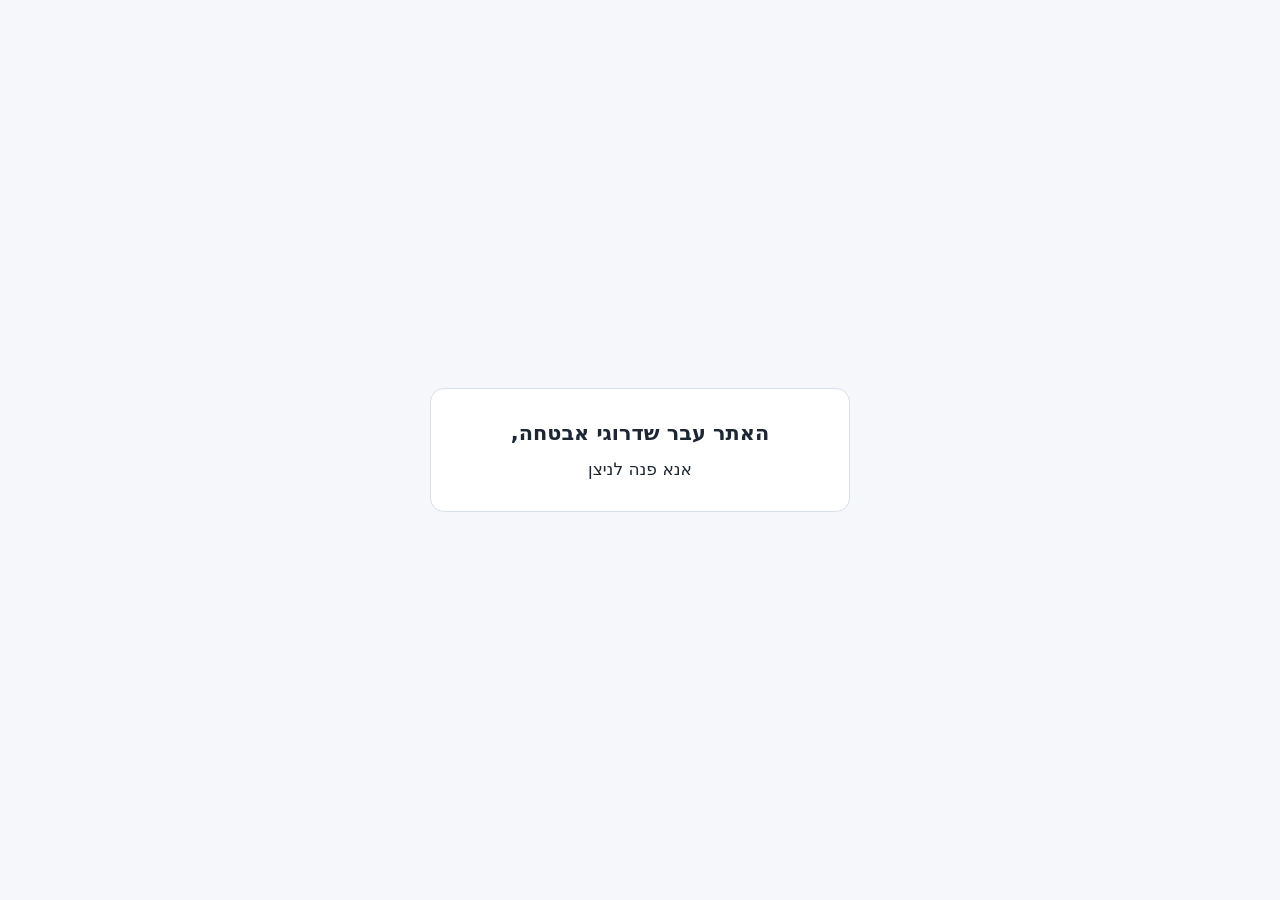
<file: index.html>
<!doctype html>
<html lang="he" dir="rtl">
<head>
  <meta charset="utf-8">
  <meta name="viewport" content="width=device-width, initial-scale=1">
  <meta name="robots" content="noindex">
  <title>האתר עבר</title>
  <style>
    :root { --bg: #f5f7fa; --fg: #1d2733; --muted: #5b6878; --card: #fff; --line: #d9e0e8; --accent: #0b3a6e; --accent-fg: #fff; }
    @media (prefers-color-scheme: dark) {
      :root { --bg: #11161c; --fg: #e6ebf0; --muted: #9aa7b5; --card: #1a222b; --line: #2c3743; --accent: #4f8fd6; --accent-fg: #0b1420; }
    }
    * { box-sizing: border-box; }
    body { margin: 0; min-height: 100vh; display: grid; place-items: center; padding: 16px; background: var(--bg); color: var(--fg); font: 17px/1.6 system-ui, -apple-system, "Segoe UI", Arial, sans-serif; }
    main { max-width: 420px; width: 100%; background: var(--card); border: 1px solid var(--line); border-radius: 14px; padding: 28px 24px; text-align: center; }
    h1 { font-size: 1.3rem; margin: 0 0 6px; }
    p { margin: 0; }
    #backup { margin-top: 24px; padding-top: 20px; border-top: 1px solid var(--line); }
    #backup p { color: var(--muted); font-size: .95rem; }
    button { margin-top: 12px; font: inherit; padding: 10px 18px; border: 0; border-radius: 10px; background: var(--accent); color: var(--accent-fg); cursor: pointer; }
    button:disabled { opacity: .6; cursor: default; }
  </style>
</head>
<body>
<main>
  <h1>האתר עבר שדרוגי אבטחה,</h1>
  <p>אנא פנה לניצן</p>
  <div id="backup" hidden>
    <p id="backup-text"></p>
    <button type="button" id="backup-btn">הורד גיבוי</button>
  </div>
</main>
<script>
  // החודשים שנשמרו בדפדפן הזה, בגרסה הקודמת של האתר: גיבוי לקובץ, בפורמט שהאתר החדש משחזר.
  // אין כאן קישור לאתר החדש, ושום נתון לא יוצא מהמכשיר: הקובץ נוצר בדפדפן ונשמר אצל המשתמש.
  // פתיחה בלי ליצור מסד שאינו קיים.
  const openIfExists = (name) => new Promise((resolve) => {
    const req = indexedDB.open(name);
    req.onupgradeneeded = () => req.transaction.abort();
    req.onsuccess = () => resolve(req.result);
    req.onerror = () => resolve(null);
  });

  const getAll = (db, store) => new Promise((resolve, reject) => {
    if (!db.objectStoreNames.contains(store)) { resolve([]); return; }
    const r = db.transaction(store, 'readonly').objectStore(store).getAll();
    r.onsuccess = () => resolve(r.result);
    r.onerror = () => reject(r.error);
  });

  const toBase64 = (buf) => {
    const bytes = new Uint8Array(buf);
    let s = '';
    for (let i = 0; i < bytes.length; i += 0x8000) s += String.fromCharCode(...bytes.subarray(i, i + 0x8000));
    return btoa(s);
  };

  // כל מסד בדומיין שיש בו חודשים שמורים; כשיש יותר מאחד – זה שעודכן אחרון. דפדפן בלי רשימת מסדים: לפי השם הקודם.
  async function savedMonths() {
    let names = ['elal-compensations'];
    try {
      const list = await indexedDB.databases?.();
      if (list?.length) names = list.map((d) => d.name).filter(Boolean);
    } catch { /* בלי רשימה: לפי השם */ }
    let best = null;
    for (const name of names) {
      const db = await openIfExists(name);
      if (!db) continue;
      const months = await getAll(db, 'months').catch(() => []);
      const latest = months.reduce((m, r) => ((r.updated ?? '') > m ? r.updated : m), '');
      if (months.length && (!best || latest > best.latest)) { best?.db.close(); best = { db, months, latest }; } else db.close();
    }
    return best;
  }

  async function cleanOldApp() {
    // ה-service worker והעותק השמור של האפליקציה הקודמת, רק בנתיב הזה ולא של אתרים אחרים באותו דומיין.
    const scope = new URL('./', location.href).href;
    try {
      for (const r of await navigator.serviceWorker?.getRegistrations?.() ?? []) if (r.scope.startsWith(scope)) await r.unregister();
      for (const key of await caches.keys()) {
        const c = await caches.open(key);
        const reqs = await c.keys();
        if (reqs.length && reqs.every((q) => q.url.startsWith(scope))) await caches.delete(key);
      }
    } catch { /* בלי service worker או מטמון: אין מה לנקות */ }
  }

  (async () => {
    await cleanOldApp();
    let found;
    try { found = await savedMonths(); } catch { found = null; }
    if (!found) return;
    const n = found.months.length;
    document.getElementById('backup-text').textContent = n === 1
      ? 'בדפדפן הזה שמור חודש אחד מהאתר הקודם. אפשר להוריד אותו לקובץ גיבוי.'
      : `בדפדפן הזה שמורים ${n} חודשים מהאתר הקודם. אפשר להוריד אותם לקובץ גיבוי.`;
    document.getElementById('backup').hidden = false;
    const btn = document.getElementById('backup-btn');
    btn.addEventListener('click', async () => {
      btn.disabled = true;
      try {
        const files = await getAll(found.db, 'files');
        const data = {
          format: 'elal-compensations-backup',
          version: 2,
          exported: new Date().toISOString(),
          months: found.months,
          files: files.map((f) => ({ key: f.key, name: f.name, data: toBase64(f.bytes) })),
        };
        const url = URL.createObjectURL(new Blob([JSON.stringify(data)], { type: 'application/json' }));
        const a = Object.assign(document.createElement('a'), { href: url, download: `backup-${new Date().toISOString().slice(0, 10)}.json` });
        document.body.append(a);
        a.click();
        a.remove();
        setTimeout(() => URL.revokeObjectURL(url), 60000);
      } catch (err) {
        alert(`הגיבוי נכשל: ${err.message}`);
      } finally {
        btn.disabled = false;
      }
    });
  })();
</script>
</body>
</html>
</file>
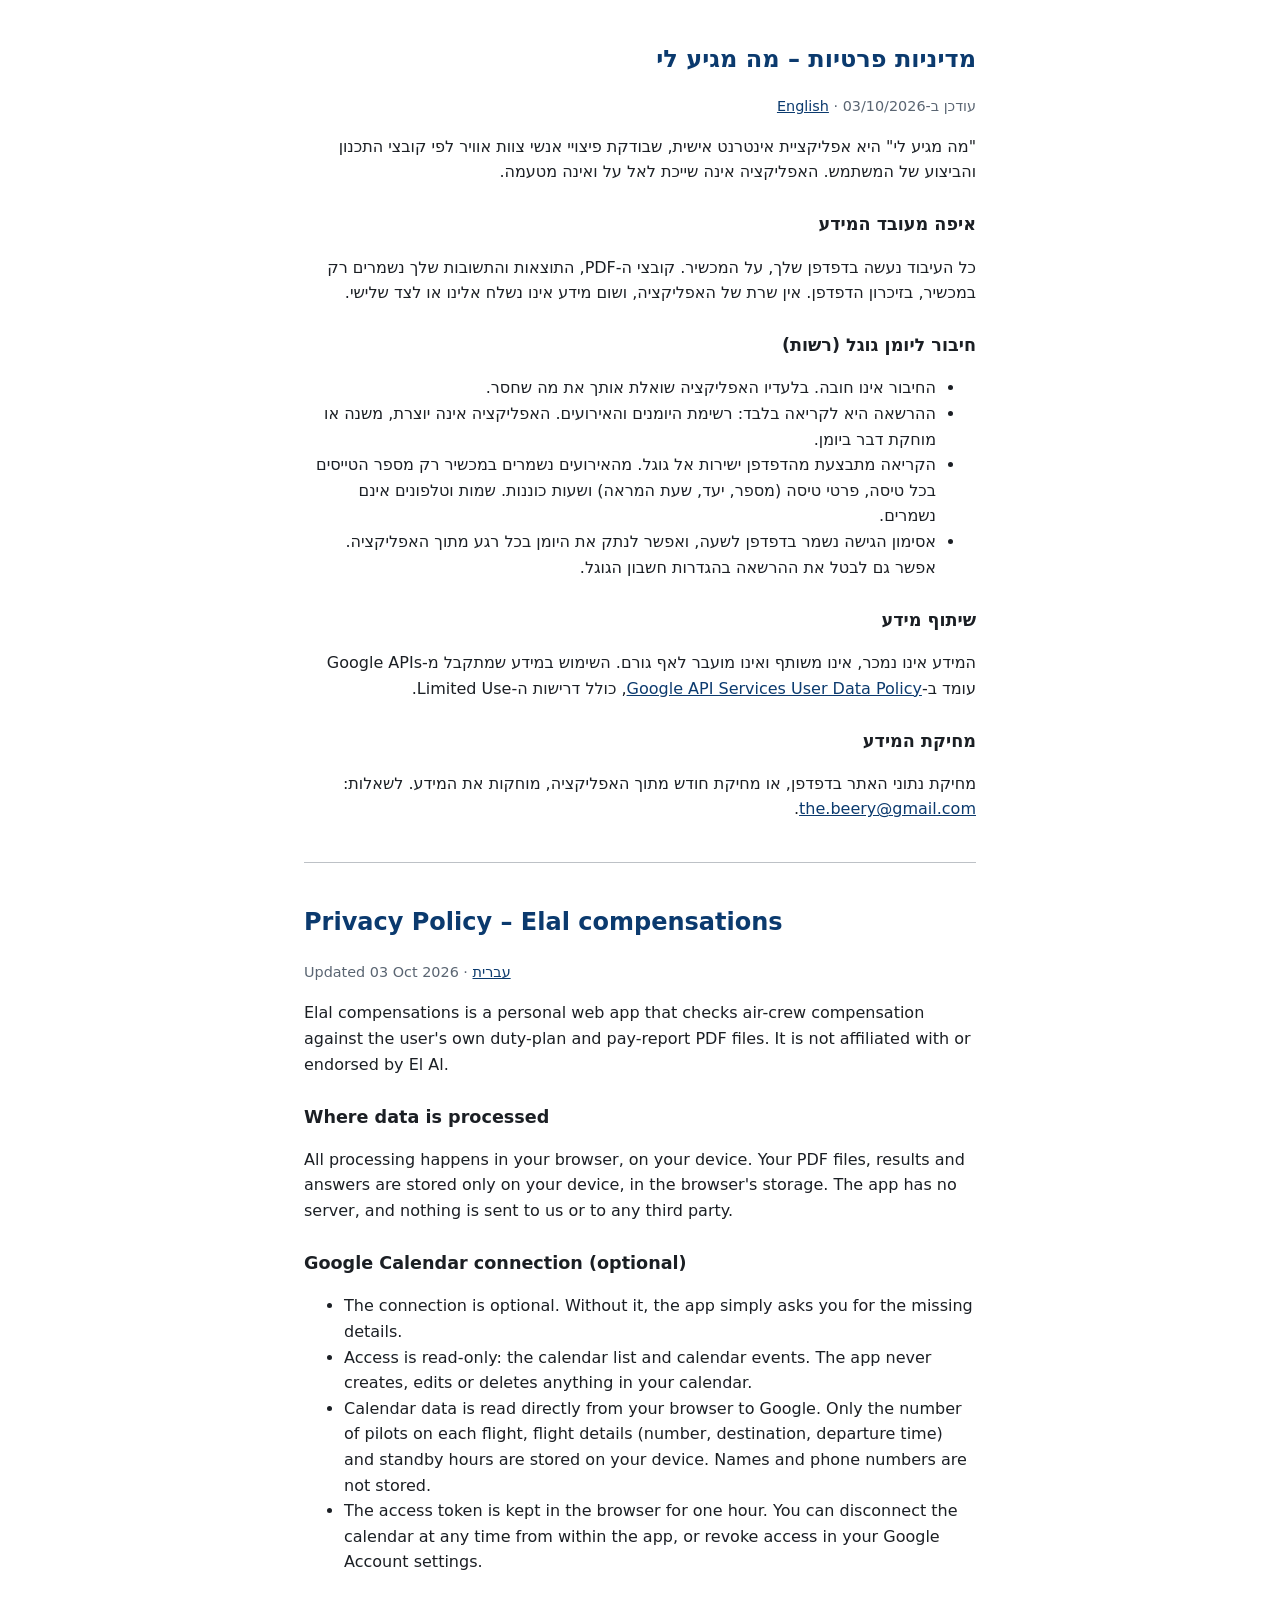
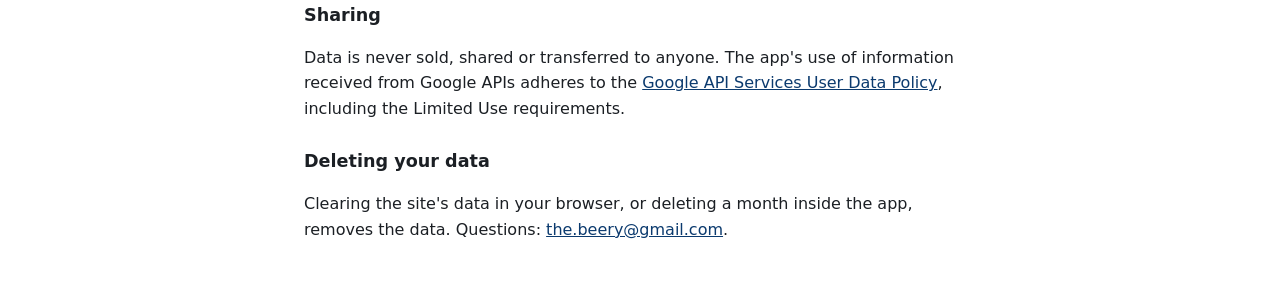
<file: privacy.html>
<!doctype html>
<html lang="he" dir="rtl">
<head>
  <meta charset="utf-8">
  <meta name="viewport" content="width=device-width, initial-scale=1">
  <title>מדיניות פרטיות – מה מגיע לי</title>
  <style>
    :root { --bg: #fff; --fg: #1b1f24; --muted: #5a6572; --accent: #0b3a6e; }
    @media (prefers-color-scheme: dark) { :root { --bg: #14181d; --fg: #e8ecf0; --muted: #9aa6b2; --accent: #8db8f0; } }
    body { margin: 0; background: var(--bg); color: var(--fg); font: 16px/1.6 system-ui, sans-serif; }
    main { max-width: 42rem; margin: 0 auto; padding: 1.5rem 16px 3rem; }
    h1 { font-size: 1.5rem; color: var(--accent); }
    h2 { font-size: 1.1rem; margin-top: 1.6rem; }
    a { color: var(--accent); }
    .muted { color: var(--muted); font-size: .9rem; }
    hr { margin: 2.5rem 0; border: 0; border-top: 1px solid var(--muted); opacity: .4; }
  </style>
</head>
<body>
<main>
  <h1 id="top">מדיניות פרטיות – מה מגיע לי</h1>
  <p class="muted">עודכן ב‑03/10/2026 · <a href="#en">English</a></p>

  <p>"מה מגיע לי" היא אפליקציית אינטרנט אישית, שבודקת פיצויי אנשי צוות אוויר לפי קובצי התכנון והביצוע של המשתמש. האפליקציה אינה שייכת לאל על ואינה מטעמה.</p>

  <h2>איפה מעובד המידע</h2>
  <p>כל העיבוד נעשה בדפדפן שלך, על המכשיר. קובצי ה‑PDF, התוצאות והתשובות שלך נשמרים רק במכשיר, בזיכרון הדפדפן. אין שרת של האפליקציה, ושום מידע אינו נשלח אלינו או לצד שלישי.</p>

  <h2>חיבור ליומן גוגל (רשות)</h2>
  <ul>
    <li>החיבור אינו חובה. בלעדיו האפליקציה שואלת אותך את מה שחסר.</li>
    <li>ההרשאה היא לקריאה בלבד: רשימת היומנים והאירועים. האפליקציה אינה יוצרת, משנה או מוחקת דבר ביומן.</li>
    <li>הקריאה מתבצעת מהדפדפן ישירות אל גוגל. מהאירועים נשמרים במכשיר רק מספר הטייסים בכל טיסה, פרטי טיסה (מספר, יעד, שעת המראה) ושעות כוננות. שמות וטלפונים אינם נשמרים.</li>
    <li>אסימון הגישה נשמר בדפדפן לשעה, ואפשר לנתק את היומן בכל רגע מתוך האפליקציה. אפשר גם לבטל את ההרשאה בהגדרות חשבון הגוגל.</li>
  </ul>

  <h2>שיתוף מידע</h2>
  <p>המידע אינו נמכר, אינו משותף ואינו מועבר לאף גורם. השימוש במידע שמתקבל מ‑Google APIs עומד ב‑<a href="https://developers.google.com/terms/api-services-user-data-policy">Google API Services User Data Policy</a>, כולל דרישות ה‑Limited Use.</p>

  <h2>מחיקת המידע</h2>
  <p>מחיקת נתוני האתר בדפדפן, או מחיקת חודש מתוך האפליקציה, מוחקות את המידע. לשאלות: <a href="mailto:the.beery@gmail.com">the.beery@gmail.com</a>.</p>

  <hr>

  <section id="en" lang="en" dir="ltr">
    <h1>Privacy Policy – Elal compensations</h1>
    <p class="muted">Updated 03 Oct 2026 · <a href="#top">עברית</a></p>

    <p>Elal compensations is a personal web app that checks air-crew compensation against the user's own duty-plan and pay-report PDF files. It is not affiliated with or endorsed by El Al.</p>

    <h2>Where data is processed</h2>
    <p>All processing happens in your browser, on your device. Your PDF files, results and answers are stored only on your device, in the browser's storage. The app has no server, and nothing is sent to us or to any third party.</p>

    <h2>Google Calendar connection (optional)</h2>
    <ul>
      <li>The connection is optional. Without it, the app simply asks you for the missing details.</li>
      <li>Access is read-only: the calendar list and calendar events. The app never creates, edits or deletes anything in your calendar.</li>
      <li>Calendar data is read directly from your browser to Google. Only the number of pilots on each flight, flight details (number, destination, departure time) and standby hours are stored on your device. Names and phone numbers are not stored.</li>
      <li>The access token is kept in the browser for one hour. You can disconnect the calendar at any time from within the app, or revoke access in your Google Account settings.</li>
    </ul>

    <h2>Sharing</h2>
    <p>Data is never sold, shared or transferred to anyone. The app's use of information received from Google APIs adheres to the <a href="https://developers.google.com/terms/api-services-user-data-policy">Google API Services User Data Policy</a>, including the Limited Use requirements.</p>

    <h2>Deleting your data</h2>
    <p>Clearing the site's data in your browser, or deleting a month inside the app, removes the data. Questions: <a href="mailto:the.beery@gmail.com">the.beery@gmail.com</a>.</p>
  </section>
</main>
</body>
</html>
</file>
